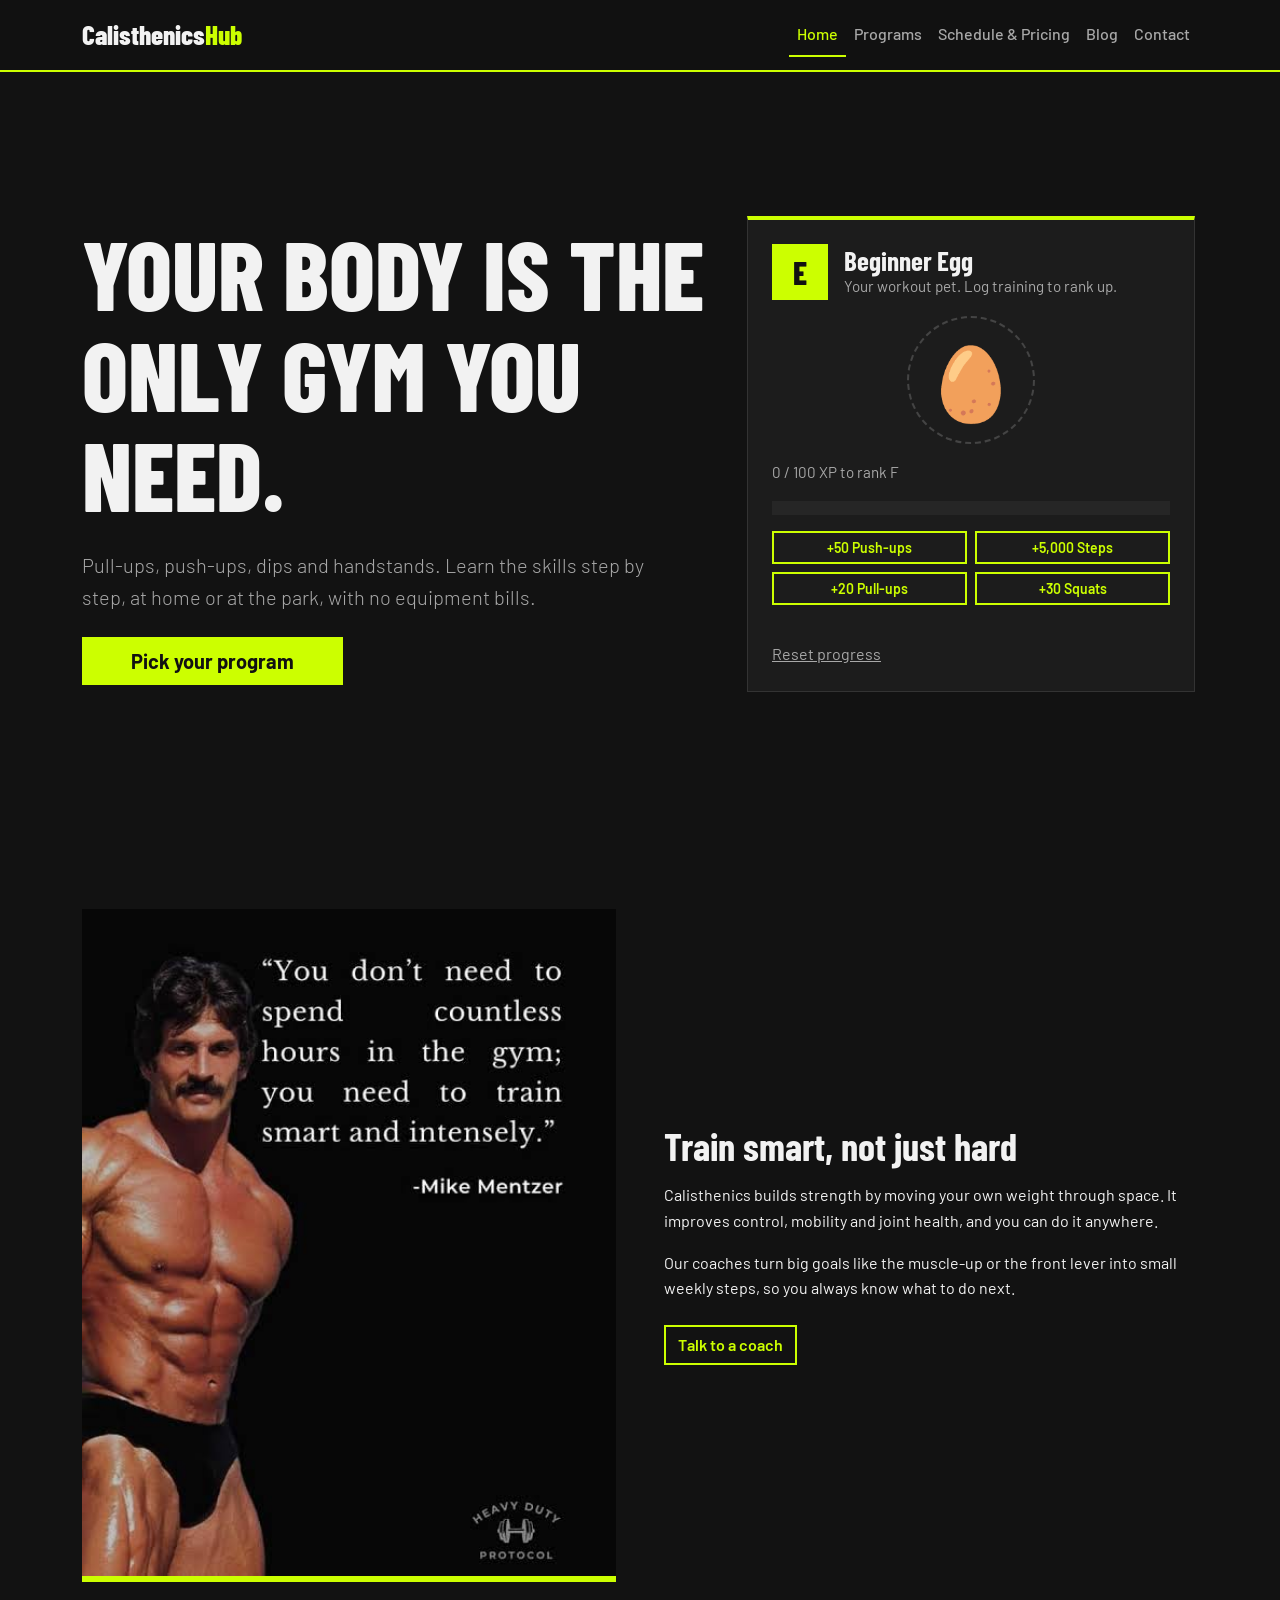
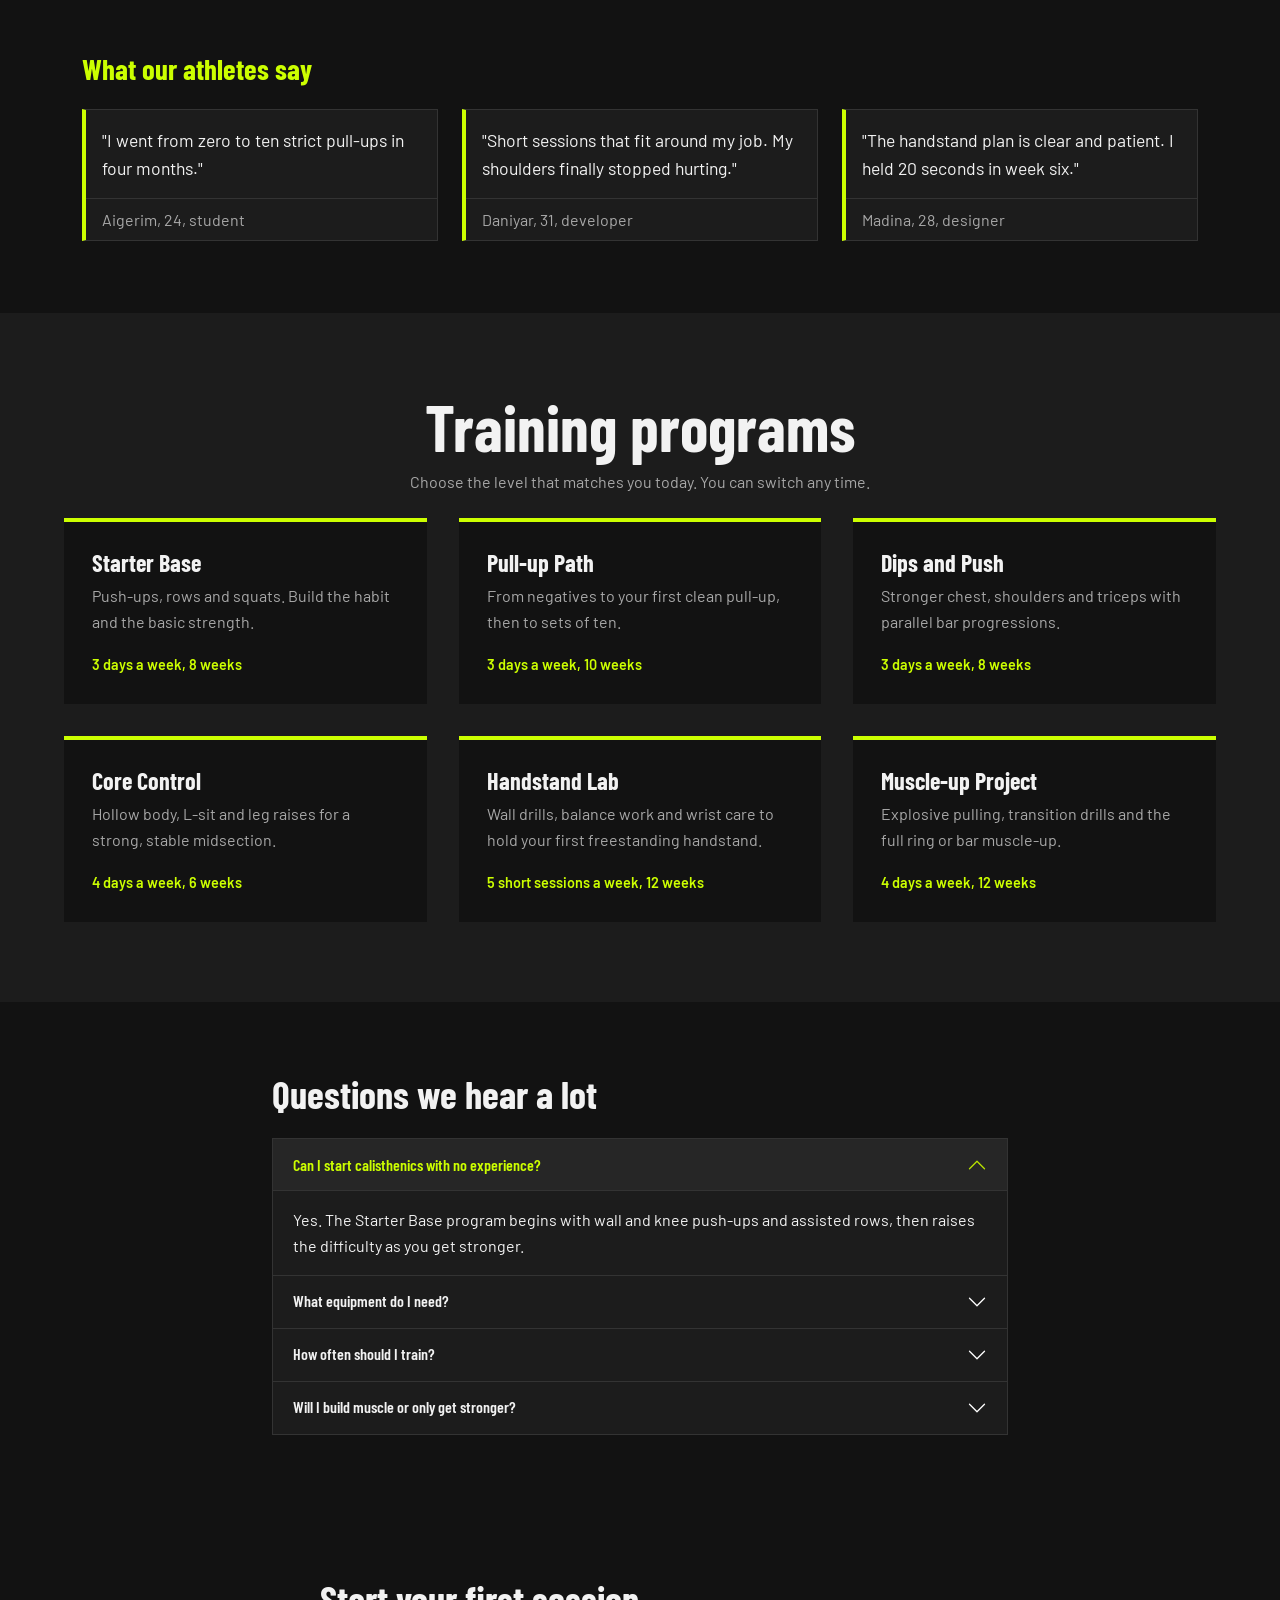
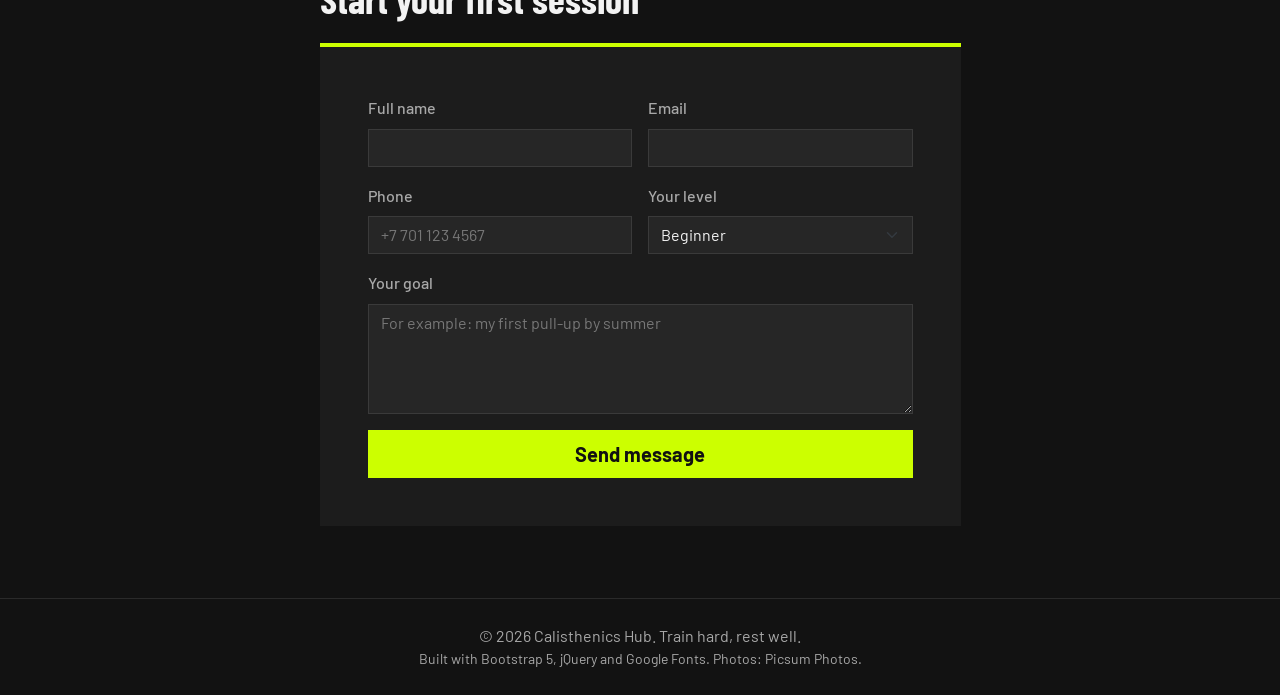
<file: index.html>
<!DOCTYPE html>
<html lang="en">
<head>
  <meta charset="UTF-8">
  <meta name="viewport" content="width=device-width, initial-scale=1.0">
  <title>Calisthenics Hub | Train with your own bodyweight</title>

  <!-- Fonts (optional, fallbacks are defined in style.css) -->
  <link rel="preconnect" href="https://fonts.googleapis.com">
  <link rel="preconnect" href="https://fonts.gstatic.com" crossorigin>
  <link href="https://fonts.googleapis.com/css2?family=Barlow+Condensed:wght@600;700;800&family=Barlow:wght@400;500;600&display=swap" rel="stylesheet">

  <!-- 1. Bootstrap 5.3 CSS (CDN) -->
  <link href="https://cdn.jsdelivr.net/npm/bootstrap@5.3.3/dist/css/bootstrap.min.css" rel="stylesheet">
  <!-- 2. Custom CSS: AFTER Bootstrap so it can override it -->
  <link rel="stylesheet" href="style.css">
</head>
<body>

  <!-- ===================== TASK 2 START: Bootstrap ===================== -->

  <!-- NAVBAR (Bootstrap): collapses into a hamburger below 768px -->
  <header>
    <nav class="navbar navbar-expand-md sticky-top navbar-dark">
      <div class="container">
        <a class="navbar-brand" href="#hero">Calisthenics<span>Hub</span></a>
        <button class="navbar-toggler" type="button" data-bs-toggle="collapse"
                data-bs-target="#mainNav" aria-controls="mainNav"
                aria-expanded="false" aria-label="Toggle navigation">
          <span class="navbar-toggler-icon"></span>
        </button>
        <div class="collapse navbar-collapse" id="mainNav">
          <ul class="navbar-nav ms-auto">
            <li class="nav-item"><a class="nav-link active" href="index.html" aria-current="page">Home</a></li>
            <li class="nav-item"><a class="nav-link" href="index.html#programs">Programs</a></li>
            <li class="nav-item"><a class="nav-link" href="programs-table.html">Schedule &amp; Pricing</a></li>
            <li class="nav-item"><a class="nav-link" href="blog.html">Blog</a></li>
            <li class="nav-item"><a class="nav-link" href="index.html#contact">Contact</a></li>
          </ul>
        </div>
      </div>
    </nav>
  </header>

  <main>

    <!-- SECTION 1: HERO (Bootstrap) -->
    <section id="hero" class="hero d-flex align-items-center">
      <div class="container py-5">
        <div class="row align-items-center">
          <div class="col-12 col-lg-7">
            <h1 class="hero-title">Your body is the only gym you need.</h1>
            <p class="lead hero-subtitle my-4">
              Pull-ups, push-ups, dips and handstands. Learn the skills step by step,
              at home or at the park, with no equipment bills.
            </p>
            <a href="#programs" class="btn btn-accent btn-lg px-5">Pick your program</a>
          </div>

<!-- Workout Pet and Rank widget (logic in js/script.js) -->
          <div class="col-12 col-md-8 col-lg-5 ms-lg-auto mt-5 mt-lg-0">
            <aside class="pet-widget" id="petWidget" data-rank="E" aria-labelledby="petTitle">
              <div class="pet-head">
                <span class="rank-badge" id="rankBadge" aria-label="Current rank">E</span>
                <div>
                  <h2 class="pet-heading" id="petTitle">Beginner Egg</h2>
                  <p class="pet-sub mb-0">Your workout pet. Log training to rank up.</p>
                </div>
              </div>
              <button type="button" class="pet-btn" id="petBtn" aria-label="Open my achievements">
                <span id="petIcon" aria-hidden="true">&#129370;</span>
              </button>
              <p class="pet-xp" id="xpLabel">0 / 100 XP to rank F</p>
              <div class="progress" id="rankProgress" role="progressbar" aria-label="Progress to next rank" aria-valuenow="0" aria-valuemin="0" aria-valuemax="100">
                <div class="progress-bar" id="rankBar"></div>
              </div>
              <div class="pet-actions">
                <button type="button" class="btn btn-outline-accent btn-sm" data-stat="pushups">+50 Push-ups</button>
                <button type="button" class="btn btn-outline-accent btn-sm" data-stat="steps">+5,000 Steps</button>
                <button type="button" class="btn btn-outline-accent btn-sm" data-stat="pullups">+20 Pull-ups</button>
                <button type="button" class="btn btn-outline-accent btn-sm" data-stat="squats">+30 Squats</button>
              </div>
              <p class="pet-msg" id="petMsg" role="status"></p>
              <button type="button" class="pet-reset" id="petReset">Reset progress</button>
            </aside>
          </div>
        </div>
      </div>
    </section>

    <!-- SECTION 2: ABOUT (Bootstrap grid + cards) -->
    <section id="about" class="py-5">
      <div class="container py-4">

        <!-- Text + image: stacked on phones, side by side from lg.
             order-*: text comes first on mobile, image sits on the left on desktop -->
        <div class="row align-items-center g-5">
          <div class="col-12 col-lg-6 order-1 order-lg-2">
            <h2 class="section-title">Train smart, not just hard</h2>
            <p>
              Calisthenics builds strength by moving your own weight through space.
              It improves control, mobility and joint health, and you can do it anywhere.
            </p>
            <p>
              Our coaches turn big goals like the muscle-up or the front lever
              into small weekly steps, so you always know what to do next.
            </p>
            <a href="#contact" class="btn btn-outline-accent mt-2">Talk to a coach</a>
          </div>
          <div class="col-12 col-lg-6 order-2 order-lg-1">
            <img src="images/photo-1.jpg"
                 class="img-fluid about-img" alt="Athlete training on pull-up bars outdoors">
          </div>
        </div>

        <!-- Reviews: Bootstrap cards, 1 per row (phone), 2 (tablet), 3 (desktop) -->
        <h3 class="section-subtitle mt-5 pt-4 mb-4">What our athletes say</h3>
        <div class="row row-cols-1 row-cols-md-2 row-cols-lg-3 g-4">
          <div class="col">
            <article class="card h-100">
              <div class="card-body">
                <p class="card-text">"I went from zero to ten strict pull-ups in four months."</p>
              </div>
              <div class="card-footer">Aigerim, 24, student</div>
            </article>
          </div>
          <div class="col">
            <article class="card h-100">
              <div class="card-body">
                <p class="card-text">"Short sessions that fit around my job. My shoulders finally stopped hurting."</p>
              </div>
              <div class="card-footer">Daniyar, 31, developer</div>
            </article>
          </div>
          <div class="col">
            <article class="card h-100">
              <div class="card-body">
                <p class="card-text">"The handstand plan is clear and patient. I held 20 seconds in week six."</p>
              </div>
              <div class="card-footer">Madina, 28, designer</div>
            </article>
          </div>
        </div>
      </div>
    </section>

    <!-- ===================== TASK 2 PAUSE ===================== -->

    <!-- ===================== TASK 1 START: Custom media queries =====================
         NO Bootstrap grid classes in this section. Layout lives in style.css (.programs-*) -->
    <section id="programs" class="programs">
      <h2 class="programs-title">Training programs</h2>
      <p class="programs-intro">Choose the level that matches you today. You can switch any time.</p>

      <div class="programs-list">
        <article class="program-card">
          <h3>Starter Base</h3>
          <p>Push-ups, rows and squats. Build the habit and the basic strength.</p>
          <span class="program-meta">3 days a week, 8 weeks</span>
        </article>
        <article class="program-card">
          <h3>Pull-up Path</h3>
          <p>From negatives to your first clean pull-up, then to sets of ten.</p>
          <span class="program-meta">3 days a week, 10 weeks</span>
        </article>
        <article class="program-card">
          <h3>Dips and Push</h3>
          <p>Stronger chest, shoulders and triceps with parallel bar progressions.</p>
          <span class="program-meta">3 days a week, 8 weeks</span>
        </article>
        <article class="program-card">
          <h3>Core Control</h3>
          <p>Hollow body, L-sit and leg raises for a strong, stable midsection.</p>
          <span class="program-meta">4 days a week, 6 weeks</span>
        </article>
        <article class="program-card">
          <h3>Handstand Lab</h3>
          <p>Wall drills, balance work and wrist care to hold your first freestanding handstand.</p>
          <span class="program-meta">5 short sessions a week, 12 weeks</span>
        </article>
        <article class="program-card">
          <h3>Muscle-up Project</h3>
          <p>Explosive pulling, transition drills and the full ring or bar muscle-up.</p>
          <span class="program-meta">4 days a week, 12 weeks</span>
        </article>
      </div>
    </section>
    <!-- ===================== TASK 1 END ===================== -->

    <!-- ===================== TASK 2 CONTINUES: Bootstrap ===================== -->

    <!-- SECTION 4: FAQ (Bootstrap accordion component) -->
    <section id="faq" class="py-5">
      <div class="container py-4">
        <div class="row justify-content-center">
          <div class="col-12 col-lg-8">
            <h2 class="section-title mb-4">Questions we hear a lot</h2>

            <div class="accordion" id="faqAccordion">
              <div class="accordion-item">
                <h3 class="accordion-header">
                  <button class="accordion-button" type="button" data-bs-toggle="collapse"
                          data-bs-target="#faq1" aria-expanded="true" aria-controls="faq1">
                    Can I start calisthenics with no experience?
                  </button>
                </h3>
                <div id="faq1" class="accordion-collapse collapse show" data-bs-parent="#faqAccordion">
                  <div class="accordion-body">Yes. The Starter Base program begins with wall and knee push-ups and assisted rows, then raises the difficulty as you get stronger.</div>
                </div>
              </div>
              <div class="accordion-item">
                <h3 class="accordion-header">
                  <button class="accordion-button collapsed" type="button" data-bs-toggle="collapse"
                          data-bs-target="#faq2" aria-expanded="false" aria-controls="faq2">
                    What equipment do I need?
                  </button>
                </h3>
                <div id="faq2" class="accordion-collapse collapse" data-bs-parent="#faqAccordion">
                  <div class="accordion-body">A pull-up bar and a pair of parallel bars cover most programs. Many parks have both, and resistance bands help with early progressions.</div>
                </div>
              </div>
              <div class="accordion-item">
                <h3 class="accordion-header">
                  <button class="accordion-button collapsed" type="button" data-bs-toggle="collapse"
                          data-bs-target="#faq3" aria-expanded="false" aria-controls="faq3">
                    How often should I train?
                  </button>
                </h3>
                <div id="faq3" class="accordion-collapse collapse" data-bs-parent="#faqAccordion">
                  <div class="accordion-body">Three sessions a week with a rest day between them works well for beginners. Skill programs like handstands use shorter, more frequent sessions.</div>
                </div>
              </div>
              <div class="accordion-item">
                <h3 class="accordion-header">
                  <button class="accordion-button collapsed" type="button" data-bs-toggle="collapse"
                          data-bs-target="#faq4" aria-expanded="false" aria-controls="faq4">
                    Will I build muscle or only get stronger?
                  </button>
                </h3>
                <div id="faq4" class="accordion-collapse collapse" data-bs-parent="#faqAccordion">
                  <div class="accordion-body">Both. With enough protein, sleep and progressive overload, bodyweight training builds visible muscle, especially in the back, shoulders and arms.</div>
                </div>
              </div>
            </div>

          </div>
        </div>
      </div>
    </section>

    <!-- SECTION 5: CONTACT (Bootstrap form) -->
    <section id="contact" class="py-5">
      <div class="container py-4">
        <div class="row justify-content-center">
          <div class="col-12 col-md-10 col-lg-7">
            <h2 class="section-title mb-4">Start your first session</h2>

            <form id="contactForm" class="contact-form p-4 p-md-5" action="#" method="post" novalidate>
              <div class="row g-3">
                <div class="col-12 col-md-6">
                  <label for="name" class="form-label">Full name</label>
                  <input type="text" class="form-control" id="name" name="name" required>
                </div>
                <div class="col-12 col-md-6">
                  <label for="email" class="form-label">Email</label>
                  <input type="email" class="form-control" id="email" name="email" required>
                </div>
                <div class="col-12 col-md-6">
                  <label for="phone" class="form-label">Phone</label>
                  <input type="tel" class="form-control" id="phone" name="phone" placeholder="+7 701 123 4567" autocomplete="tel">
                </div>
                <div class="col-12 col-md-6">
                  <label for="level" class="form-label">Your level</label>
                  <select class="form-select" id="level" name="level">
                    <option>Beginner</option>
                    <option>Intermediate</option>
                    <option>Advanced</option>
                  </select>
                </div>
                <div class="col-12">
                  <label for="message" class="form-label">Your goal</label>
                  <textarea class="form-control" id="message" name="message" rows="4"
                            placeholder="For example: my first pull-up by summer"></textarea>
                </div>
                <div class="col-12">
                  <button type="submit" class="btn btn-accent btn-lg w-100">Send message</button>
                </div>
              </div>
            </form>

          </div>
        </div>
      </div>
    </section>

  </main>

  <!-- Achievements modal (opened by clicking the pet) -->
  <div class="modal fade" id="statsModal" tabindex="-1" aria-labelledby="statsModalLabel" aria-hidden="true">
    <div class="modal-dialog modal-dialog-centered">
      <div class="modal-content">
        <div class="modal-header">
          <h2 class="modal-title" id="statsModalLabel">My achievements</h2>
          <button type="button" class="btn-close" data-bs-dismiss="modal" aria-label="Close"></button>
        </div>
        <div class="modal-body">
          <p class="modal-rank">Rank <strong id="modalRank"></strong>: <span id="modalTitle"></span></p>
          <div class="row g-3" id="statTiles"></div>
        </div>
      </div>
    </div>
  </div>

  <footer class="site-footer text-center py-4">
    <p class="mb-0">&copy; 2026 Calisthenics Hub. Train hard, rest well.</p>
    <p class="mb-0 small">Built with Bootstrap 5, jQuery and Google Fonts. Photos: Picsum Photos.</p>
  </footer>

  <!-- ===================== TASK 2 END ===================== -->

  <!-- Bootstrap 5.3 JS bundle (navbar toggler, accordion) -->
  <script src="https://code.jquery.com/jquery-3.7.1.min.js"></script>
  <script src="https://cdn.jsdelivr.net/npm/bootstrap@5.3.3/dist/js/bootstrap.bundle.min.js"></script>
  <script src="script.js"></script>
</body>
</html>
</file>
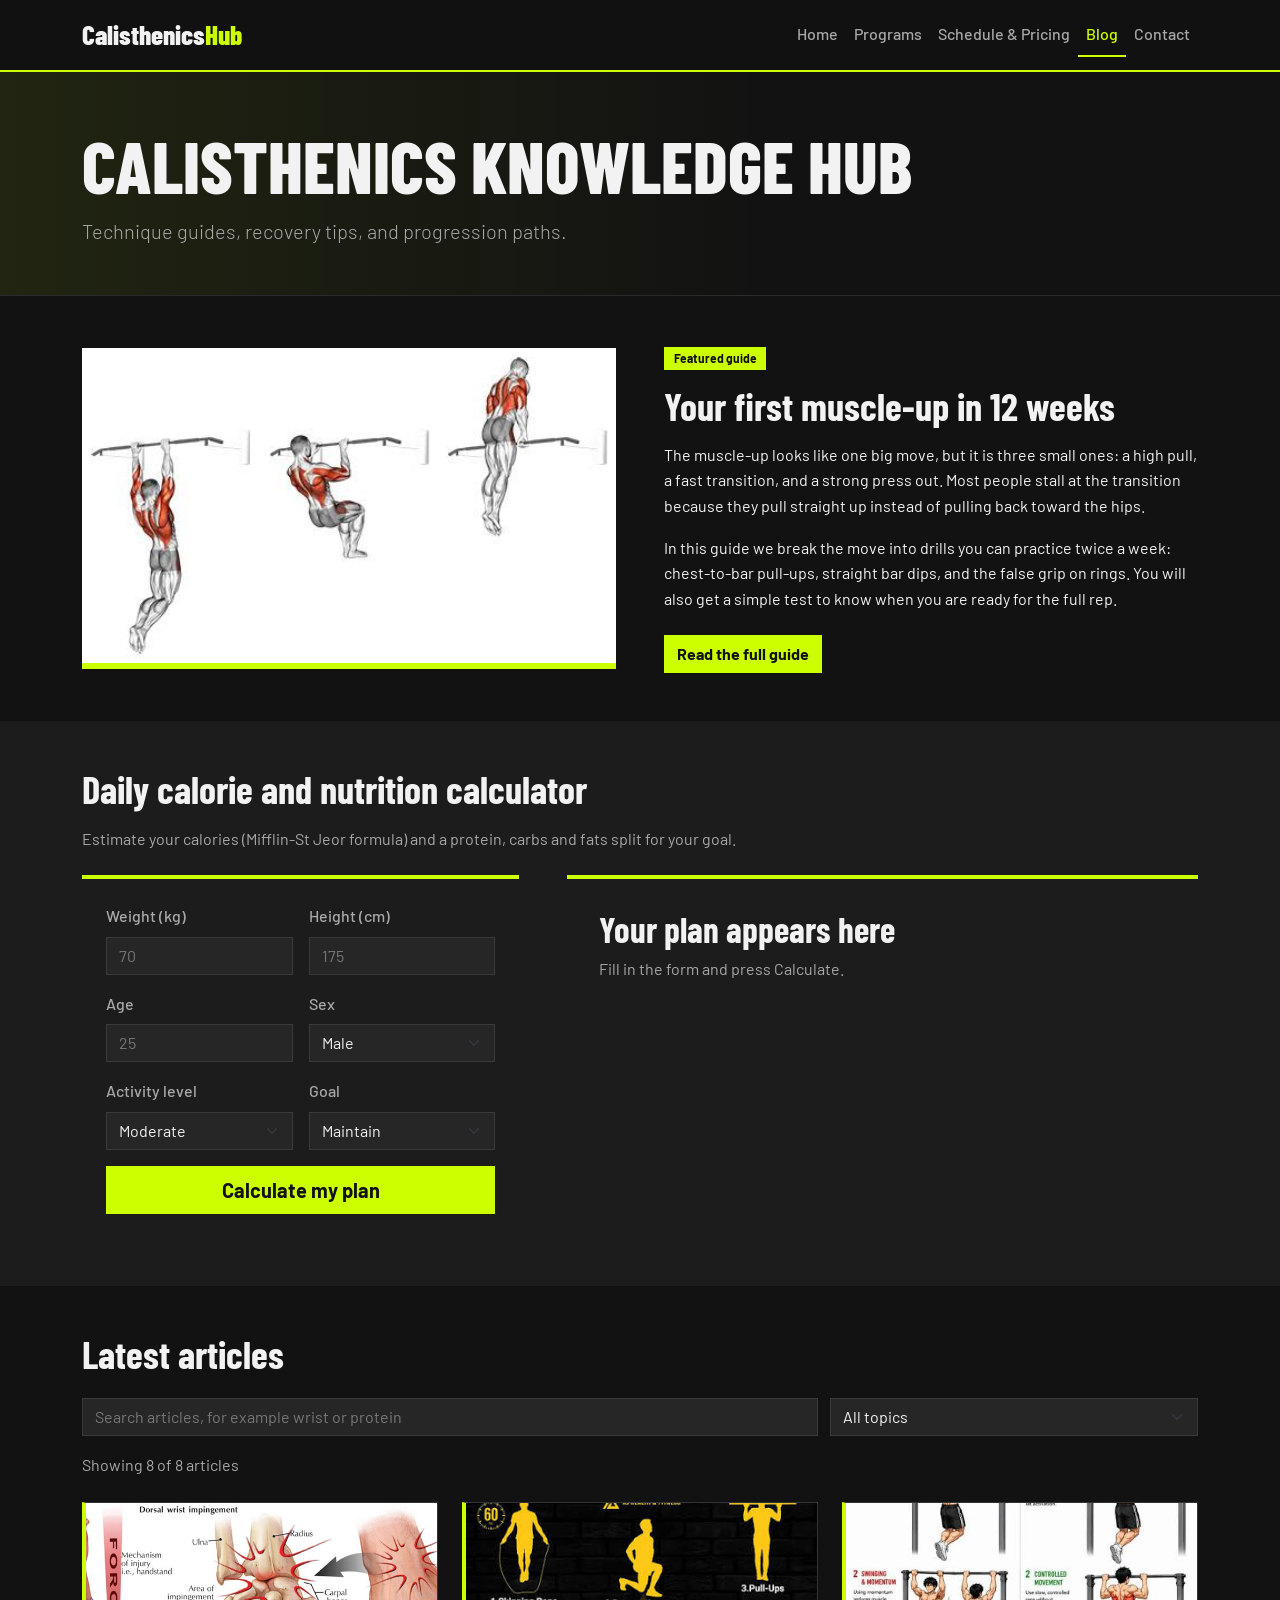
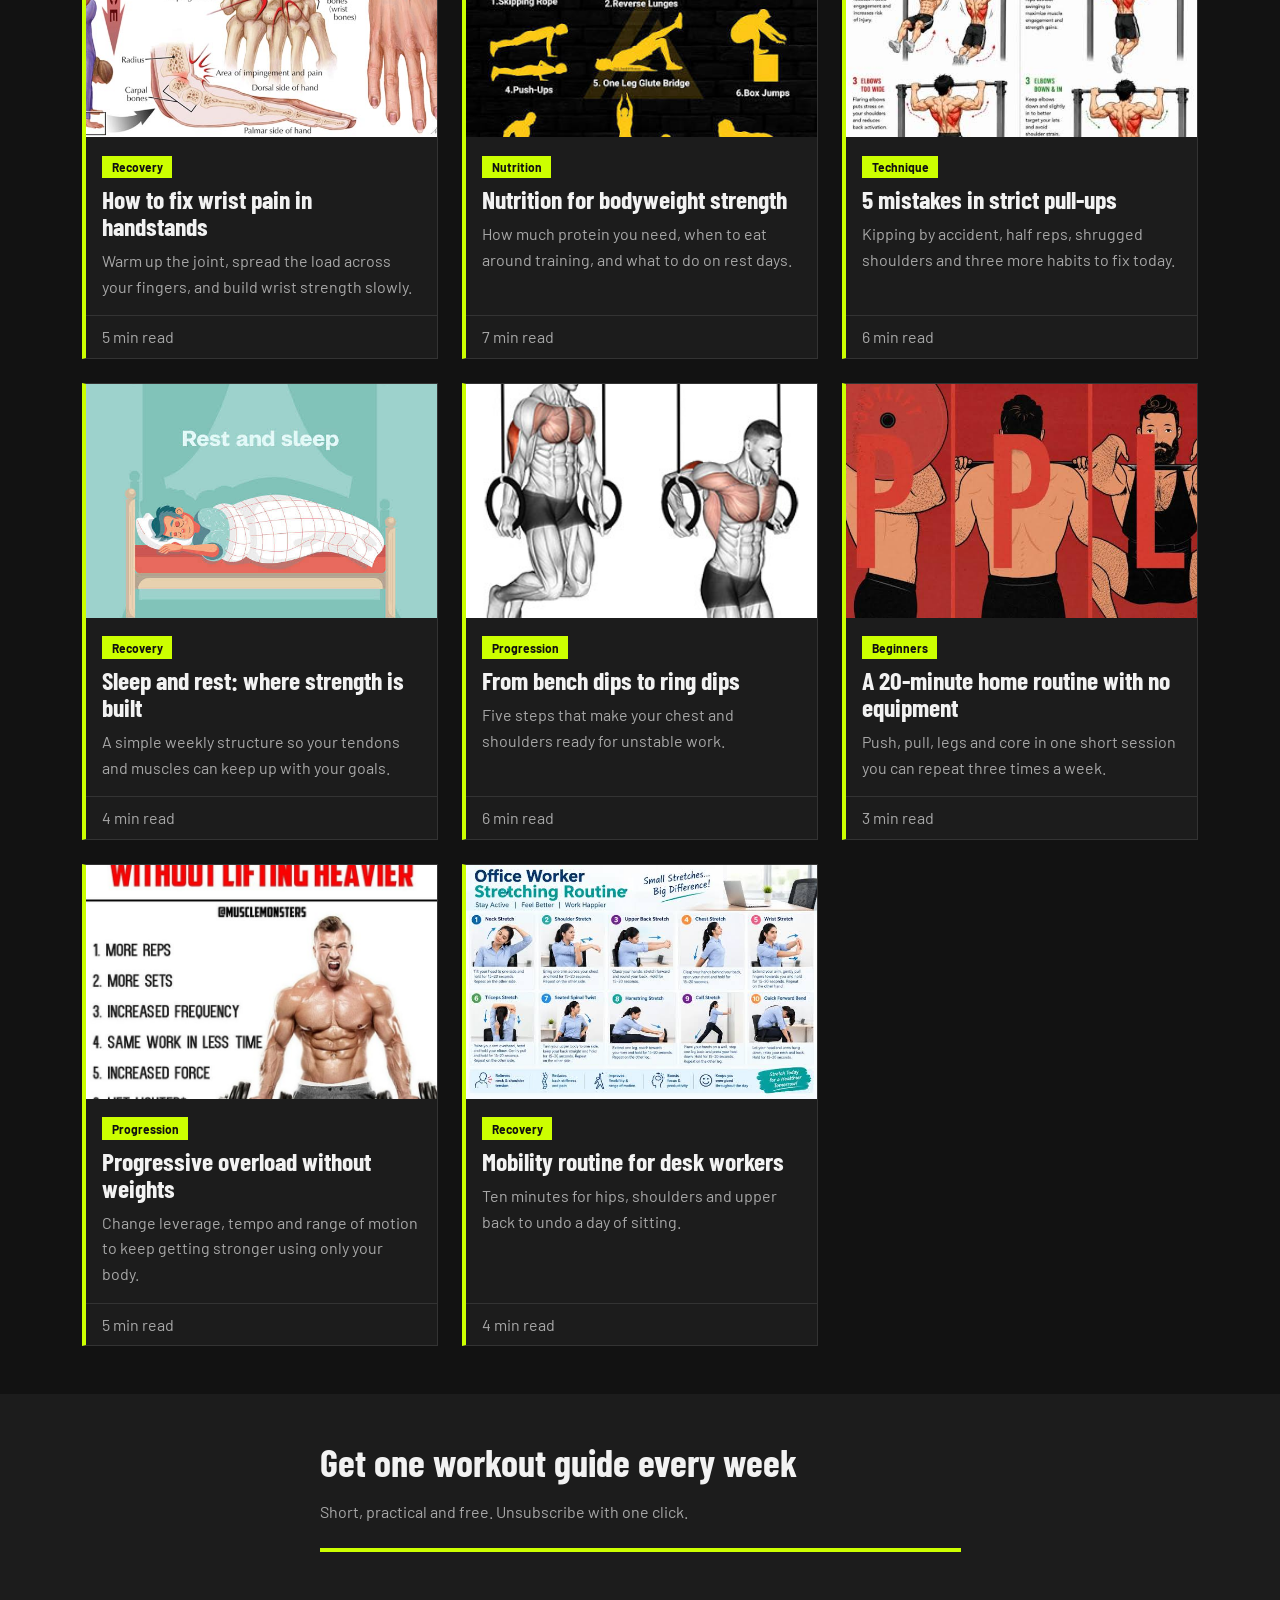
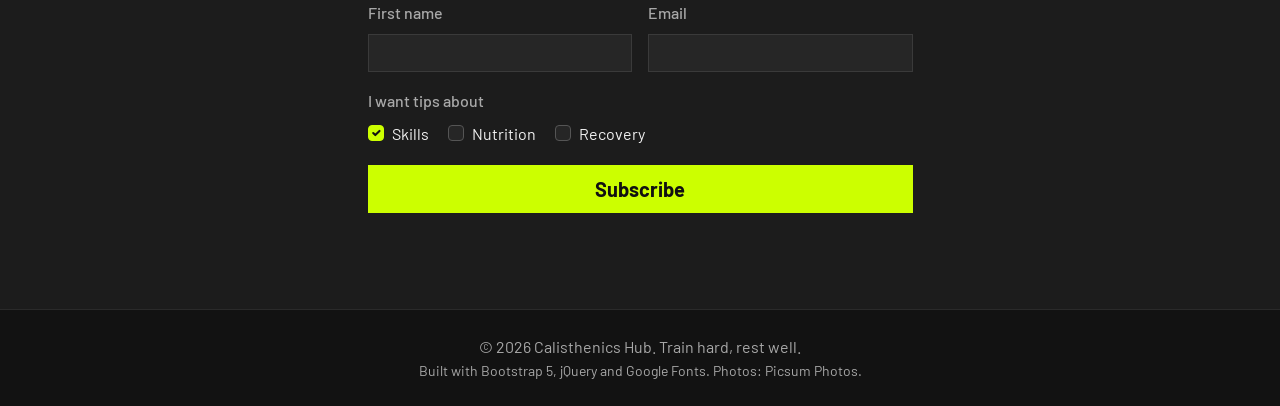
<file: blog.html>
<!DOCTYPE html>
<html lang="en">
<head>
  <meta charset="UTF-8">
  <meta name="viewport" content="width=device-width, initial-scale=1.0">
  <title>Knowledge Hub | Calisthenics Hub</title>

  <link rel="preconnect" href="https://fonts.googleapis.com">
  <link rel="preconnect" href="https://fonts.gstatic.com" crossorigin>
  <link href="https://fonts.googleapis.com/css2?family=Barlow+Condensed:wght@600;700;800&family=Barlow:wght@400;500;600&display=swap" rel="stylesheet">
  <link href="https://cdn.jsdelivr.net/npm/bootstrap@5.3.3/dist/css/bootstrap.min.css" rel="stylesheet">
  <link rel="stylesheet" href="style.css">
</head>
<body>

  <!-- SHARED NAVBAR (same on every page; only the active link changes) -->
  <header>
    <nav class="navbar navbar-expand-md sticky-top navbar-dark">
      <div class="container">
        <a class="navbar-brand" href="index.html">Calisthenics<span>Hub</span></a>
        <button class="navbar-toggler" type="button" data-bs-toggle="collapse"
                data-bs-target="#mainNav" aria-controls="mainNav"
                aria-expanded="false" aria-label="Toggle navigation">
          <span class="navbar-toggler-icon"></span>
        </button>
        <div class="collapse navbar-collapse" id="mainNav">
          <ul class="navbar-nav ms-auto">
            <li class="nav-item"><a class="nav-link" href="index.html">Home</a></li>
            <li class="nav-item"><a class="nav-link" href="index.html#programs">Programs</a></li>
            <li class="nav-item"><a class="nav-link" href="programs-table.html">Schedule &amp; Pricing</a></li>
            <li class="nav-item"><a class="nav-link active" href="blog.html" aria-current="page">Blog</a></li>
            <li class="nav-item"><a class="nav-link" href="index.html#contact">Contact</a></li>
          </ul>
        </div>
      </div>
    </nav>
  </header>

  <main>

    <!-- COMPACT HERO -->
    <section class="page-hero">
      <div class="container">
        <h1>Calisthenics Knowledge Hub</h1>
        <p class="lead">Technique guides, recovery tips, and progression paths.</p>
      </div>
    </section>

    <!-- SECTION 1: FEATURED ARTICLE (2 columns, stacks on phones) -->
    <section id="featured" class="py-5">
      <div class="container">
        <article class="row align-items-center g-4 g-lg-5">
          <div class="col-12 col-lg-6">
            <img src="images/photo-2.jpg"
                 class="img-fluid about-img" alt="Athlete at the top of a bar during a muscle-up">
          </div>
          <div class="col-12 col-lg-6">
            <span class="badge badge-accent mb-3">Featured guide</span>
            <h2 class="section-title">Your first muscle-up in 12 weeks</h2>
            <p>
              The muscle-up looks like one big move, but it is three small ones: a high
              pull, a fast transition, and a strong press out. Most people stall at the
              transition because they pull straight up instead of pulling back toward the hips.
            </p>
            <p>
              In this guide we break the move into drills you can practice twice a week:
              chest-to-bar pull-ups, straight bar dips, and the false grip on rings. You
              will also get a simple test to know when you are ready for the full rep.
            </p>
            <a href="#" class="btn btn-accent mt-2">Read the full guide</a>
          </div>
        </article>
      </div>
    </section>

    <!-- NUTRITION CALCULATOR (Endterm feature, logic in js/script.js) -->
    <section id="calculator" class="py-5 band">
      <div class="container">
        <h2 class="section-title">Daily calorie and nutrition calculator</h2>
        <p class="section-lead">Estimate your calories (Mifflin-St Jeor formula) and a protein, carbs and fats split for your goal.</p>
        <div class="row g-4 g-lg-5">
          <div class="col-12 col-lg-5">
            <form id="calcForm" class="contact-form p-4" novalidate>
              <div class="row g-3">
                <div class="col-12 col-sm-6">
                  <label for="weight" class="form-label">Weight (kg)</label>
                  <input type="number" class="form-control" id="weight" name="weight" inputmode="decimal" step="any" placeholder="70">
                </div>
                <div class="col-12 col-sm-6">
                  <label for="height" class="form-label">Height (cm)</label>
                  <input type="number" class="form-control" id="height" name="height" inputmode="decimal" step="any" placeholder="175">
                </div>
                <div class="col-12 col-sm-6">
                  <label for="age" class="form-label">Age</label>
                  <input type="number" class="form-control" id="age" name="age" inputmode="numeric" step="1" placeholder="25">
                </div>
                <div class="col-12 col-sm-6">
                  <label for="sex" class="form-label">Sex</label>
                  <select class="form-select" id="sex" name="sex"><option value="male">Male</option><option value="female">Female</option></select>
                </div>
                <div class="col-12 col-sm-6">
                  <label for="activity" class="form-label">Activity level</label>
                  <select class="form-select" id="activity" name="activity">
                    <option value="sedentary">Sedentary</option><option value="moderate" selected>Moderate</option><option value="active">Active</option>
                  </select>
                </div>
                <div class="col-12 col-sm-6">
                  <label for="goal" class="form-label">Goal</label>
                  <select class="form-select" id="goal" name="goal">
                    <option value="cut">Cut</option><option value="maintain" selected>Maintain</option><option value="bulk">Bulk</option>
                  </select>
                </div>
                <div class="col-12"><button type="submit" class="btn btn-accent btn-lg w-100">Calculate my plan</button></div>
              </div>
            </form>
          </div>
          <div class="col-12 col-lg-7" aria-live="polite">
            <div id="calcEmpty" class="result-box"><h3>Your plan appears here</h3><p class="mb-0">Fill in the form and press Calculate.</p></div>
            <div id="calcResult" class="result-box" hidden>
              <h3 class="visually-hidden">Your daily plan</h3>
              <p class="result-count mb-0">Daily target</p>
              <p class="calc-kcal"><span id="resKcal">0</span> kcal</p>
              <p class="mb-3">BMR <strong id="resBmr">0</strong> kcal, TDEE <strong id="resTdee">0</strong> kcal</p>
              <div class="row row-cols-1 row-cols-sm-3 g-3" id="macroCards"></div>
              <p class="small mt-3 mb-0">This is an estimate, not medical advice.</p>
            </div>
          </div>
        </div>
      </div>
    </section>

    <!-- SECTION 2: ARTICLE CARDS (1 per row on phones, 2 on tablet, 3 on desktop) -->
    <section id="articles" class="py-5">
      <div class="container">
        <h2 class="section-title mb-4">Latest articles</h2>

        <div class="article-tools">
          <div>
            <label for="articleSearch" class="visually-hidden">Search articles</label>
            <input type="search" id="articleSearch" class="form-control" placeholder="Search articles, for example wrist or protein">
          </div>
          <div>
            <label for="articleCategory" class="visually-hidden">Filter by topic</label>
            <select id="articleCategory" class="form-select"><option value="all">All topics</option></select>
          </div>
        </div>
        <p id="articleCount" class="section-lead" aria-live="polite"></p>
        <div class="row row-cols-1 row-cols-md-2 row-cols-lg-3 g-4" id="articleGrid"></div>
        <div id="articleEmpty" class="result-box" hidden><h3>No articles found</h3><p class="mb-0">Try another word or choose "All topics".</p></div>
      </div>
    </section>

    <!-- SECTION 3: NEWSLETTER FORM -->
    <section id="newsletter" class="py-5 band">
      <div class="container">
        <div class="row justify-content-center">
          <div class="col-12 col-md-10 col-lg-7">
            <h2 class="section-title">Get one workout guide every week</h2>
            <p class="section-lead">Short, practical and free. Unsubscribe with one click.</p>

            <form id="newsletterForm" class="contact-form p-4 p-md-5" action="#" method="post" novalidate>
              <div class="row g-3">
                <div class="col-12 col-md-6">
                  <label for="nlName" class="form-label">First name</label>
                  <input type="text" class="form-control" id="nlName" name="name" required>
                </div>
                <div class="col-12 col-md-6">
                  <label for="nlEmail" class="form-label">Email</label>
                  <input type="email" class="form-control" id="nlEmail" name="email" required>
                </div>
                <fieldset class="col-12">
                  <legend class="form-label fs-6">I want tips about</legend>
                  <div class="form-check form-check-inline">
                    <input class="form-check-input" type="checkbox" id="topicSkills" name="topics" value="skills" checked>
                    <label class="form-check-label" for="topicSkills">Skills</label>
                  </div>
                  <div class="form-check form-check-inline">
                    <input class="form-check-input" type="checkbox" id="topicNutrition" name="topics" value="nutrition">
                    <label class="form-check-label" for="topicNutrition">Nutrition</label>
                  </div>
                  <div class="form-check form-check-inline">
                    <input class="form-check-input" type="checkbox" id="topicRecovery" name="topics" value="recovery">
                    <label class="form-check-label" for="topicRecovery">Recovery</label>
                  </div>
                </fieldset>
                <div class="col-12">
                  <button type="submit" class="btn btn-accent btn-lg w-100">Subscribe</button>
                </div>
              </div>
            </form>
          </div>
        </div>
      </div>
    </section>

  </main>

  <!-- SHARED FOOTER -->
  <footer class="site-footer text-center py-4">
    <p class="mb-0">&copy; 2026 Calisthenics Hub. Train hard, rest well.</p>
    <p class="mb-0 small">Built with Bootstrap 5, jQuery and Google Fonts. Photos: Picsum Photos.</p>
  </footer>

  <script src="https://code.jquery.com/jquery-3.7.1.min.js"></script>
  <script src="https://cdn.jsdelivr.net/npm/bootstrap@5.3.3/dist/js/bootstrap.bundle.min.js"></script>
  <script src="script.js"></script>
</body>
</html>
</file>
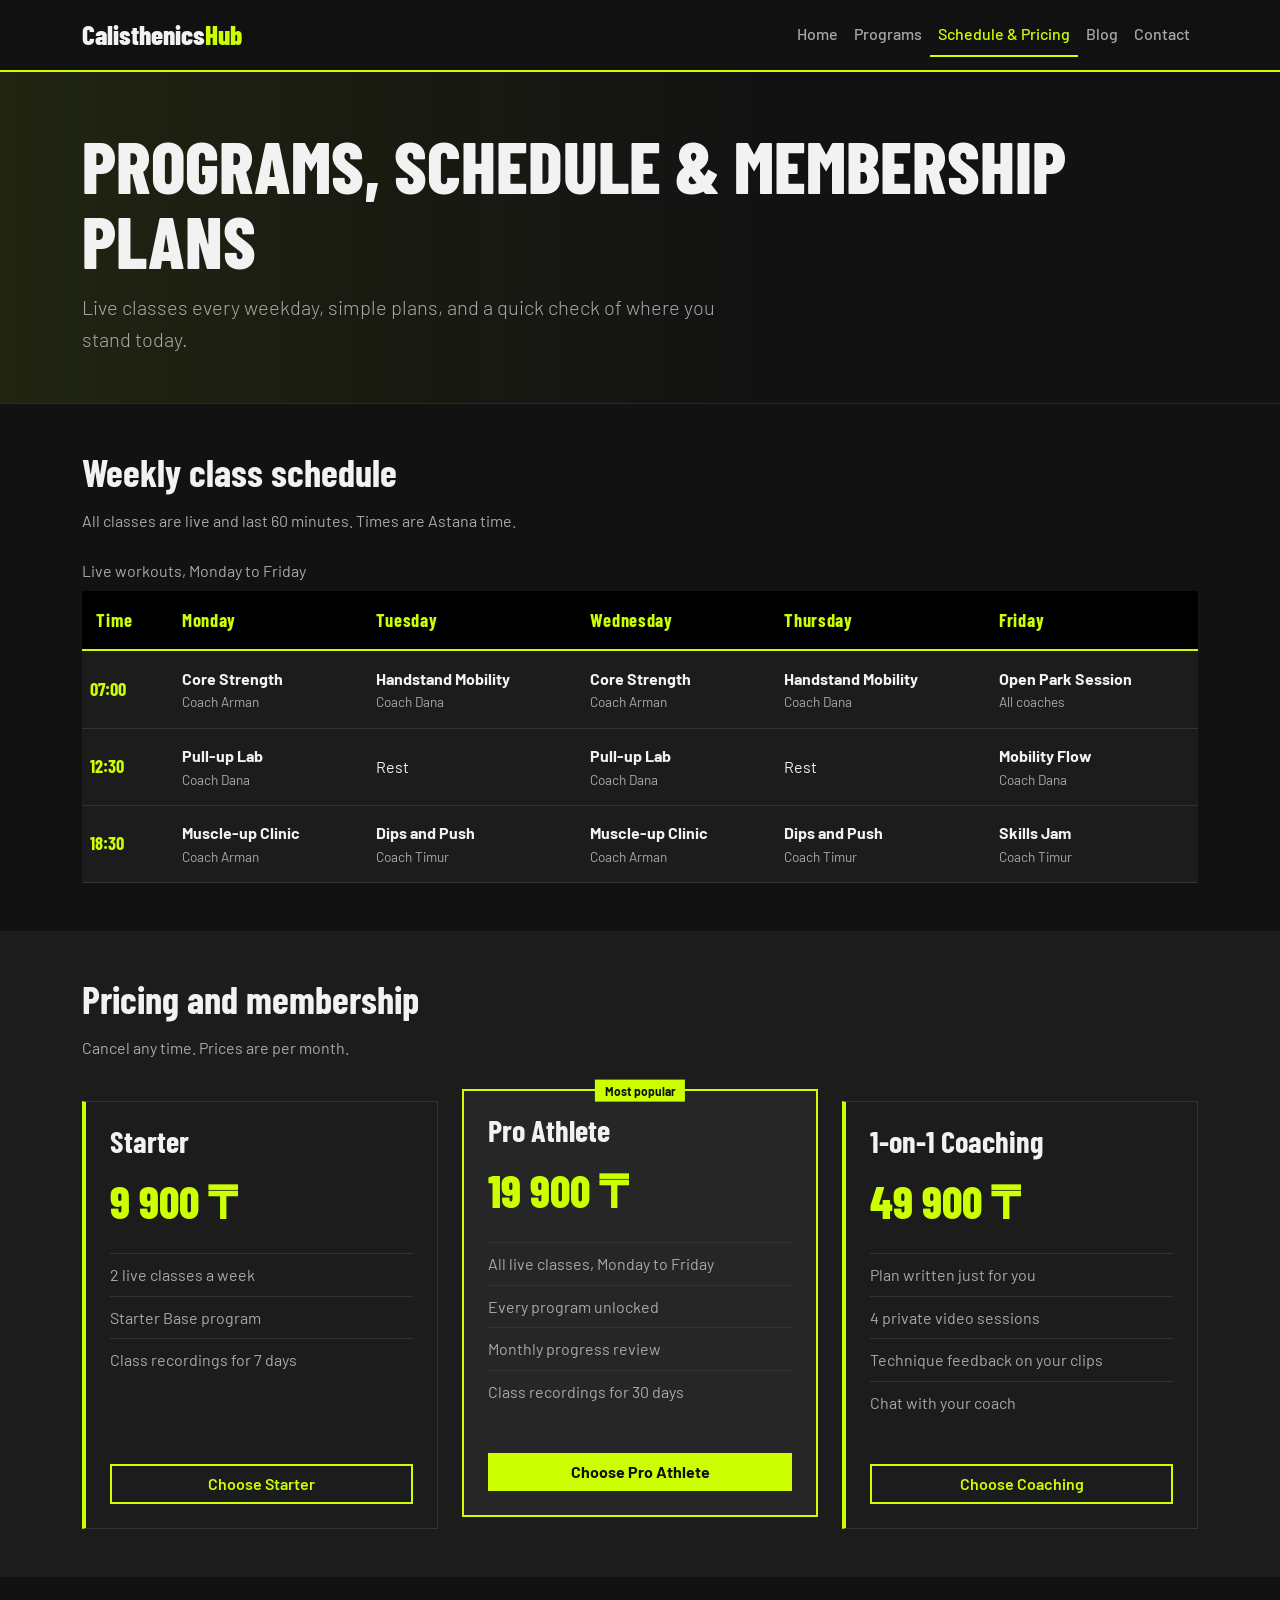
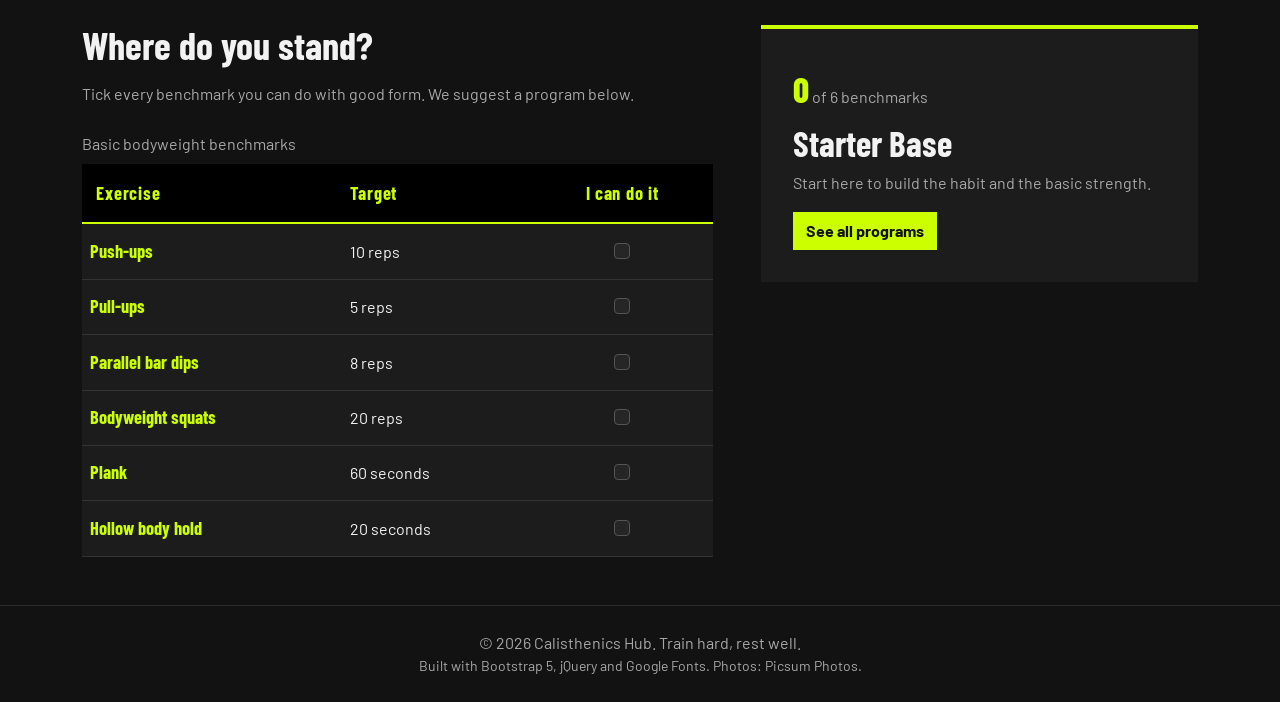
<file: programs-table.html>
<!DOCTYPE html>
<html lang="en">
<head>
  <meta charset="UTF-8">
  <meta name="viewport" content="width=device-width, initial-scale=1.0">
  <title>Schedule &amp; Pricing | Calisthenics Hub</title>

  <link rel="preconnect" href="https://fonts.googleapis.com">
  <link rel="preconnect" href="https://fonts.gstatic.com" crossorigin>
  <link href="https://fonts.googleapis.com/css2?family=Barlow+Condensed:wght@600;700;800&family=Barlow:wght@400;500;600&display=swap" rel="stylesheet">
  <link href="https://cdn.jsdelivr.net/npm/bootstrap@5.3.3/dist/css/bootstrap.min.css" rel="stylesheet">
  <link rel="stylesheet" href="style.css">
</head>
<body>

  <!-- SHARED NAVBAR (same on every page; only the active link changes) -->
  <header>
    <nav class="navbar navbar-expand-md sticky-top navbar-dark">
      <div class="container">
        <a class="navbar-brand" href="index.html">Calisthenics<span>Hub</span></a>
        <button class="navbar-toggler" type="button" data-bs-toggle="collapse"
                data-bs-target="#mainNav" aria-controls="mainNav"
                aria-expanded="false" aria-label="Toggle navigation">
          <span class="navbar-toggler-icon"></span>
        </button>
        <div class="collapse navbar-collapse" id="mainNav">
          <ul class="navbar-nav ms-auto">
            <li class="nav-item"><a class="nav-link" href="index.html">Home</a></li>
            <li class="nav-item"><a class="nav-link" href="index.html#programs">Programs</a></li>
            <li class="nav-item"><a class="nav-link active" href="programs-table.html" aria-current="page">Schedule &amp; Pricing</a></li>
            <li class="nav-item"><a class="nav-link" href="blog.html">Blog</a></li>
            <li class="nav-item"><a class="nav-link" href="index.html#contact">Contact</a></li>
          </ul>
        </div>
      </div>
    </nav>
  </header>

  <main>

    <!-- COMPACT HERO -->
    <section class="page-hero">
      <div class="container">
        <h1>Programs, Schedule &amp; Membership Plans</h1>
        <p class="lead">Live classes every weekday, simple plans, and a quick check of where you stand today.</p>
      </div>
    </section>

    <!-- SECTION 1: WEEKLY SCHEDULE (semantic HTML table) -->
    <section id="schedule" class="py-5">
      <div class="container">
        <h2 class="section-title">Weekly class schedule</h2>
        <p class="section-lead">All classes are live and last 60 minutes. Times are Astana time.</p>

        <div class="table-responsive">
          <table class="table table-hover align-middle schedule-table">
            <caption>Live workouts, Monday to Friday</caption>
            <thead>
              <tr>
                <th scope="col">Time</th>
                <th scope="col">Monday</th>
                <th scope="col">Tuesday</th>
                <th scope="col">Wednesday</th>
                <th scope="col">Thursday</th>
                <th scope="col">Friday</th>
              </tr>
            </thead>
            <tbody>
              <tr>
                <th scope="row">07:00</th>
                <td><strong>Core Strength</strong><span class="slot-coach">Coach Arman</span></td>
                <td><strong>Handstand Mobility</strong><span class="slot-coach">Coach Dana</span></td>
                <td><strong>Core Strength</strong><span class="slot-coach">Coach Arman</span></td>
                <td><strong>Handstand Mobility</strong><span class="slot-coach">Coach Dana</span></td>
                <td><strong>Open Park Session</strong><span class="slot-coach">All coaches</span></td>
              </tr>
              <tr>
                <th scope="row">12:30</th>
                <td><strong>Pull-up Lab</strong><span class="slot-coach">Coach Dana</span></td>
                <td class="slot-rest">Rest</td>
                <td><strong>Pull-up Lab</strong><span class="slot-coach">Coach Dana</span></td>
                <td class="slot-rest">Rest</td>
                <td><strong>Mobility Flow</strong><span class="slot-coach">Coach Dana</span></td>
              </tr>
              <tr>
                <th scope="row">18:30</th>
                <td><strong>Muscle-up Clinic</strong><span class="slot-coach">Coach Arman</span></td>
                <td><strong>Dips and Push</strong><span class="slot-coach">Coach Timur</span></td>
                <td><strong>Muscle-up Clinic</strong><span class="slot-coach">Coach Arman</span></td>
                <td><strong>Dips and Push</strong><span class="slot-coach">Coach Timur</span></td>
                <td><strong>Skills Jam</strong><span class="slot-coach">Coach Timur</span></td>
              </tr>
            </tbody>
          </table>
        </div>
      </div>
    </section>

    <!-- SECTION 2: PRICING (Bootstrap grid + cards) -->
    <section id="pricing" class="py-5 band">
      <div class="container">
        <h2 class="section-title">Pricing and membership</h2>
        <p class="section-lead">Cancel any time. Prices are per month.</p>

        <div class="row row-cols-1 row-cols-lg-3 g-4 pt-3">
          <div class="col">
            <article class="card plan-card h-100">
              <div class="card-body p-4">
                <h3>Starter</h3>
                <p class="price">9 900 &#8376;</p>
                <ul class="plan-list list-unstyled">
                  <li>2 live classes a week</li>
                  <li>Starter Base program</li>
                  <li>Class recordings for 7 days</li>
                </ul>
              </div>
              <div class="card-footer border-0 p-4 pt-0">
                <a href="index.html#contact" class="btn btn-outline-accent w-100">Choose Starter</a>
              </div>
            </article>
          </div>

          <div class="col">
            <article class="card plan-card plan-featured h-100">
              <span class="badge badge-accent position-absolute top-0 start-50 translate-middle">Most popular</span>
              <div class="card-body p-4">
                <h3>Pro Athlete</h3>
                <p class="price">19 900 &#8376;</p>
                <ul class="plan-list list-unstyled">
                  <li>All live classes, Monday to Friday</li>
                  <li>Every program unlocked</li>
                  <li>Monthly progress review</li>
                  <li>Class recordings for 30 days</li>
                </ul>
              </div>
              <div class="card-footer border-0 p-4 pt-0">
                <a href="index.html#contact" class="btn btn-accent w-100">Choose Pro Athlete</a>
              </div>
            </article>
          </div>

          <div class="col">
            <article class="card plan-card h-100">
              <div class="card-body p-4">
                <h3>1-on-1 Coaching</h3>
                <p class="price">49 900 &#8376;</p>
                <ul class="plan-list list-unstyled">
                  <li>Plan written just for you</li>
                  <li>4 private video sessions</li>
                  <li>Technique feedback on your clips</li>
                  <li>Chat with your coach</li>
                </ul>
              </div>
              <div class="card-footer border-0 p-4 pt-0">
                <a href="index.html#contact" class="btn btn-outline-accent w-100">Choose Coaching</a>
              </div>
            </article>
          </div>
        </div>
      </div>
    </section>

    <!-- SECTION 3: BENCHMARK CHECKLIST (table + small script) -->
    <section id="benchmarks" class="py-5">
      <div class="container">
        <div class="row g-5">
          <div class="col-12 col-lg-7">
            <h2 class="section-title">Where do you stand?</h2>
            <p class="section-lead">Tick every benchmark you can do with good form. We suggest a program below.</p>

            <div class="table-responsive">
              <table class="table table-hover align-middle schedule-table" id="benchmarkTable">
                <caption>Basic bodyweight benchmarks</caption>
                <thead>
                  <tr>
                    <th scope="col">Exercise</th>
                    <th scope="col">Target</th>
                    <th scope="col" class="text-center">I can do it</th>
                  </tr>
                </thead>
                <tbody>
                  <tr><th scope="row">Push-ups</th><td>10 reps</td><td class="text-center"><input class="form-check-input" type="checkbox" aria-label="I can do 10 push-ups"></td></tr>
                  <tr><th scope="row">Pull-ups</th><td>5 reps</td><td class="text-center"><input class="form-check-input" type="checkbox" aria-label="I can do 5 pull-ups"></td></tr>
                  <tr><th scope="row">Parallel bar dips</th><td>8 reps</td><td class="text-center"><input class="form-check-input" type="checkbox" aria-label="I can do 8 dips"></td></tr>
                  <tr><th scope="row">Bodyweight squats</th><td>20 reps</td><td class="text-center"><input class="form-check-input" type="checkbox" aria-label="I can do 20 squats"></td></tr>
                  <tr><th scope="row">Plank</th><td>60 seconds</td><td class="text-center"><input class="form-check-input" type="checkbox" aria-label="I can hold a 60 second plank"></td></tr>
                  <tr><th scope="row">Hollow body hold</th><td>20 seconds</td><td class="text-center"><input class="form-check-input" type="checkbox" aria-label="I can hold a 20 second hollow body"></td></tr>
                </tbody>
              </table>
            </div>
          </div>

          <div class="col-12 col-lg-5">
            <aside class="result-box" aria-live="polite">
              <p class="result-count"><span id="scoreNum">0</span> of 6 benchmarks</p>
              <h3 id="resultTitle">Starter Base</h3>
              <p id="resultText">Start here to build the habit and the basic strength.</p>
              <a href="index.html#programs" class="btn btn-accent">See all programs</a>
            </aside>
          </div>
        </div>
      </div>
    </section>

  </main>

  <!-- SHARED FOOTER -->
  <footer class="site-footer text-center py-4">
    <p class="mb-0">&copy; 2026 Calisthenics Hub. Train hard, rest well.</p>
    <p class="mb-0 small">Built with Bootstrap 5, jQuery and Google Fonts. Photos: Picsum Photos.</p>
  </footer>

  <script src="https://cdn.jsdelivr.net/npm/bootstrap@5.3.3/dist/js/bootstrap.bundle.min.js"></script>
  <script>
    // Benchmark checklist: count ticked boxes and suggest a program
    const boxes = document.querySelectorAll('#benchmarkTable input[type="checkbox"]');
    const scoreNum = document.getElementById('scoreNum');
    const resultTitle = document.getElementById('resultTitle');
    const resultText = document.getElementById('resultText');

    const levels = [
      { min: 0, title: 'Starter Base', text: 'Start here to build the habit and the basic strength.' },
      { min: 3, title: 'Pull-up Path', text: 'Your base is solid. Work toward sets of ten pull-ups and strong dips.' },
      { min: 5, title: 'Muscle-up Project', text: 'You are ready for explosive pulling and skill work.' }
    ];

    function updateResult() {
      const score = [...boxes].filter(box => box.checked).length;
      const level = levels.filter(l => score >= l.min).pop();
      scoreNum.textContent = score;
      resultTitle.textContent = level.title;
      resultText.textContent = level.text;
    }

    boxes.forEach(box => box.addEventListener('change', updateResult));
  </script>
</body>
</html>
</file>
<file: style.css>
/* ==========================================================
   Calisthenics Hub, style.css
   Loaded AFTER Bootstrap so these rules can override it.
   ========================================================== */

/* ---------- Design tokens ---------- */
:root {
  --bg: #121212;
  --surface: #1c1c1c;
  --surface-2: #262626;
  --text: #f2f2f2;
  --muted: #a8a8a8;
  --accent: #ccff00;
  --accent-dark: #a8d400;
  --font-display: "Barlow Condensed", "Arial Narrow", Impact, sans-serif;
  --font-body: "Barlow", system-ui, -apple-system, "Segoe UI", sans-serif;

  /* Override Bootstrap's own variables */
  --bs-body-bg: var(--bg);
  --bs-body-color: var(--text);
  --bs-body-font-family: var(--font-body);
  --bs-border-color: #333;
}

/* ---------- Base ---------- */
html { scroll-behavior: smooth; }

body {
  background-color: var(--bg);
  color: var(--text);
  font-family: var(--font-body);
  line-height: 1.6;
  overflow-x: hidden; /* safety net: no horizontal scroll */
}

section[id] { scroll-margin-top: 70px; } /* sticky navbar offset */

h1, h2, h3 { font-family: var(--font-display); font-weight: 700; line-height: 1.05; }

a:focus-visible, button:focus-visible, .form-control:focus-visible {
  outline: 3px solid var(--accent);
  outline-offset: 2px;
}

.section-title { font-size: 2.4rem; margin-bottom: 1rem; }
.section-subtitle { font-size: 1.8rem; color: var(--accent); }

/* ======================= TASK 2 STYLES (Bootstrap overrides) ======================= */

/* ---------- Navbar ---------- */
.navbar {
  background-color: rgba(18, 18, 18, 0.96);
  border-bottom: 2px solid var(--accent);
}
.navbar-brand {
  font-family: var(--font-display);
  font-size: 1.7rem;
  font-weight: 800;
  color: var(--text);
}
.navbar-brand span { color: var(--accent); }
.navbar .nav-link { color: var(--muted); font-weight: 500; }
.navbar .nav-link:hover,
.navbar .nav-link:focus { color: var(--accent); }
.navbar-toggler { border-color: var(--accent); }
.navbar-toggler:focus { box-shadow: 0 0 0 3px rgba(204, 255, 0, 0.4); }
.navbar-toggler-icon {
  background-image: url("data:image/svg+xml,%3csvg xmlns='http://www.w3.org/2000/svg' viewBox='0 0 30 30'%3e%3cpath stroke='%23ccff00' stroke-linecap='round' stroke-miterlimit='10' stroke-width='2' d='M4 7h22M4 15h22M4 23h22'/%3e%3c/svg%3e");
}

/* ---------- Buttons ---------- */
.btn-accent {
  background-color: var(--accent);
  border-color: var(--accent);
  color: #111;
  font-weight: 700;
  border-radius: 0;
}
.btn-accent:hover,
.btn-accent:focus {
  background-color: var(--accent-dark);
  border-color: var(--accent-dark);
  color: #111;
}
.btn-outline-accent {
  border: 2px solid var(--accent);
  color: var(--accent);
  font-weight: 600;
  border-radius: 0;
}
.btn-outline-accent:hover {
  background-color: var(--accent);
  color: #111;
}

/* ---------- Hero ---------- */
.hero {
  min-height: 85vh;
  background:
    linear-gradient(90deg, rgba(18, 18, 18, 0.95) 35%, rgba(18, 18, 18, 0.7)),
    url("https://picsum.photos/seed/calisthenics-hero/1600/900") center / cover no-repeat;
}
.hero-title {
  font-size: clamp(3rem, 9vw, 6rem);
  font-weight: 800;
  text-transform: uppercase;
}
.hero-subtitle { color: var(--muted); max-width: 36rem; }
.hero-stats li {
  padding: 1rem 0 1rem 1.25rem;
  border-left: 4px solid var(--accent);
  margin-bottom: 1rem;
  color: var(--muted);
}
.hero-stats strong {
  display: block;
  font-family: var(--font-display);
  font-size: 2.2rem;
  color: var(--text);
}

/* ---------- About ---------- */
.about-img {
  width: 100%;
  border-bottom: 6px solid var(--accent);
  object-fit: cover;
}

/* ---------- Cards (reviews) ---------- */
.card {
  background-color: var(--surface);
  border: 1px solid var(--bs-border-color);
  border-left: 4px solid var(--accent);
  border-radius: 0;
  color: var(--text);
}
.card-text { font-size: 1.1rem; }
.card-footer {
  background-color: transparent;
  border-top: 1px solid var(--bs-border-color);
  color: var(--muted);
}

/* ---------- Accordion ---------- */
.accordion {
  --bs-accordion-bg: var(--surface);
  --bs-accordion-color: var(--text);
  --bs-accordion-border-color: #333;
  --bs-accordion-btn-bg: var(--surface);
  --bs-accordion-btn-color: var(--text);
  --bs-accordion-active-bg: var(--surface-2);
  --bs-accordion-active-color: var(--accent);
  --bs-accordion-btn-focus-box-shadow: 0 0 0 3px rgba(204, 255, 0, 0.4);
  --bs-accordion-border-radius: 0;
  --bs-accordion-inner-border-radius: 0;
}
.accordion-button { font-weight: 600; }
.accordion-button::after { filter: invert(1) brightness(1.5); }
.accordion-button:not(.collapsed)::after {
  filter: invert(86%) sepia(86%) saturate(900%) hue-rotate(20deg);
}

/* ---------- Contact form ---------- */
.contact-form {
  background-color: var(--surface);
  border-top: 4px solid var(--accent);
}
.form-label { color: var(--muted); font-weight: 500; }
.form-control,
.form-select {
  background-color: var(--surface-2);
  border: 1px solid #3a3a3a;
  border-radius: 0;
  color: var(--text);
}
.form-control::placeholder { color: #777; }
.form-control:focus,
.form-select:focus {
  background-color: var(--surface-2);
  border-color: var(--accent);
  box-shadow: 0 0 0 3px rgba(204, 255, 0, 0.25);
  color: var(--text);
}

/* ---------- Footer ---------- */
.site-footer {
  border-top: 1px solid #2a2a2a;
  color: var(--muted);
}

/* ==================================================================
   TASK 1: PROGRAMS SECTION (hand-written, mobile-first media queries)
   No Bootstrap classes, no fixed widths, no absolute positioning.
   Base styles = phone. Media queries only ADD changes for wider screens.
   ================================================================== */

/* BASE (phone, <768px): 1 card per row */
.programs {
  background-color: var(--surface);
  padding: 2.5rem 1rem;
}

.programs-title {
  font-size: 2rem;            /* small heading on phones */
  text-align: left;
  margin: 0 0 0.5rem;
}

.programs-intro {
  color: var(--muted);
  margin: 0 0 1.5rem;
}

.programs-list {
  display: grid;
  grid-template-columns: 1fr; /* 1 column */
  gap: 1rem;
}

.program-card {
  background-color: var(--bg);
  border-top: 4px solid var(--accent);
  padding: 1.25rem;           /* compact padding on phones */
}

.program-card h3 { font-size: 1.5rem; margin: 0 0 0.5rem; }
.program-card p { color: var(--muted); margin: 0 0 1rem; }

.program-meta {
  display: inline-block;
  color: var(--accent);
  font-weight: 600;
  font-size: 0.9rem;
}

/* TABLET (>=768px): 2 cards per row + extra changes */
@media (min-width: 768px) {
  .programs {
    padding: 4rem 2rem;       /* more spacing */
  }
  .programs-title {
    font-size: 3rem;          /* bigger heading */
    text-align: center;       /* alignment changes */
  }
  .programs-intro { text-align: center; }
  .programs-list {
    grid-template-columns: repeat(2, 1fr); /* 2 columns */
    gap: 1.5rem;
  }
  .program-card { padding: 1.75rem; }      /* roomier cards */
}

/* DESKTOP (>=1280px): 3 cards per row */
@media (min-width: 1280px) {
  .programs { padding: 5rem 4rem; }
  .programs-title { font-size: 4rem; }
  .programs-list {
    grid-template-columns: repeat(3, 1fr); /* 3 columns */
    gap: 2rem;
    max-width: 1320px;
    margin-inline: auto;
  }
}

/* ===================== END OF TASK 1 ===================== */

/* ==================================================================
   MULTI-PAGE ADDITIONS (programs-table.html and blog.html)
   ================================================================== */

/* Active link in the shared navbar */
.navbar .nav-link.active { color: var(--accent); border-bottom: 2px solid var(--accent); }
@media (max-width: 767.98px) {
  .navbar .nav-link.active { border-bottom: 0; border-left: 3px solid var(--accent); padding-left: 0.75rem; }
}

/* Compact hero for inner pages */
.page-hero {
  padding: 3.5rem 0 3rem;
  border-bottom: 1px solid #2a2a2a;
  background: linear-gradient(90deg, rgba(204, 255, 0, 0.08), transparent 60%), var(--bg);
}
.page-hero h1 {
  font-size: clamp(2.4rem, 7vw, 4.5rem);
  font-weight: 800;
  text-transform: uppercase;
  margin-bottom: 0.75rem;
}
.page-hero .lead { color: var(--muted); max-width: 40rem; margin-bottom: 0; }

/* Shared helpers */
.band { background-color: var(--surface); }
.section-lead { color: var(--muted); margin-bottom: 1.5rem; }
.badge-accent {
  background-color: var(--accent);
  color: #111;
  font-weight: 700;
  border-radius: 0;
  padding: 0.45em 0.8em;
}

/* ---------- Tables (schedule + benchmarks) ---------- */
.schedule-table {
  --bs-table-bg: var(--surface);
  --bs-table-color: var(--text);
  --bs-table-border-color: #333;
  --bs-table-hover-bg: rgba(204, 255, 0, 0.12);
  --bs-table-hover-color: var(--text);
  min-width: 640px;            /* table scrolls inside .table-responsive, not the page */
  margin-bottom: 0;
}
.schedule-table caption { color: var(--muted); caption-side: top; padding-top: 0; }
.schedule-table thead {
  --bs-table-bg: #000;
  --bs-table-color: var(--accent);
  font-family: var(--font-display);
  font-size: 1.15rem;
  letter-spacing: 0.04em;
}
.schedule-table thead th { border-bottom: 2px solid var(--accent); padding: 0.9rem; }
.schedule-table tbody th { color: var(--accent); font-family: var(--font-display); font-size: 1.15rem; }
.schedule-table td { padding: 0.9rem; }
.schedule-table tbody tr:hover td strong { color: var(--accent); }
.slot-coach { display: block; color: var(--muted); font-size: 0.85rem; }
.slot-rest { color: #666; }
#benchmarkTable { min-width: 0; }   /* 3 narrow columns fit on a phone */

/* Checkboxes in neon style */
.form-check-input { background-color: var(--surface-2); border-color: #555; cursor: pointer; }
.form-check-input:checked { background-color: var(--accent); border-color: var(--accent); }
.form-check-input:focus { border-color: var(--accent); box-shadow: 0 0 0 3px rgba(204, 255, 0, 0.3); }
.form-check-input:checked[type="checkbox"] {
  background-image: url("data:image/svg+xml,%3csvg xmlns='http://www.w3.org/2000/svg' viewBox='0 0 20 20'%3e%3cpath fill='none' stroke='%23111' stroke-linecap='round' stroke-linejoin='round' stroke-width='3' d='m6 10 3 3 6-6'/%3e%3c/svg%3e");
}
.form-check-label { color: var(--text); }
fieldset legend { float: none; }

/* ---------- Pricing cards ---------- */
.plan-card { position: relative; }
.plan-card h3 { font-size: 1.9rem; }
.price {
  font-family: var(--font-display);
  font-size: 2.8rem;
  font-weight: 800;
  color: var(--accent);
  margin: 0.5rem 0 1rem;
}
.plan-list li { padding: 0.5rem 0; border-top: 1px solid #333; color: var(--muted); }
.plan-featured {
  border: 2px solid var(--accent);
  background-color: var(--surface-2);
}
@media (min-width: 992px) {
  .plan-featured { transform: translateY(-12px); }  /* middle plan stands out on desktop */
}

/* ---------- Benchmark result box ---------- */
.result-box {
  background-color: var(--surface);
  border-top: 4px solid var(--accent);
  padding: 2rem;
}
.result-count { color: var(--muted); margin-bottom: 0.5rem; }
.result-count span { color: var(--accent); font-family: var(--font-display); font-size: 2.2rem; font-weight: 800; }
.result-box h3 { font-size: 2.2rem; }
.result-box p { color: var(--muted); }
@media (min-width: 992px) {
  .result-box { position: sticky; top: 90px; }
}

/* ---------- Blog cards ---------- */
.blog-card .card-img-top { border-radius: 0; aspect-ratio: 3 / 2; object-fit: cover; }
.blog-card .card-title { font-size: 1.6rem; }
.blog-card .card-text { color: var(--muted); font-size: 1rem; }
.blog-card { transition: border-color 0.2s ease, transform 0.2s ease; }
.blog-card:hover { border-color: var(--accent); transform: translateY(-4px); }

@media (prefers-reduced-motion: reduce) {
  .blog-card, html { transition: none; scroll-behavior: auto; }
  .blog-card:hover { transform: none; }
}

/* ==================================================================
   ENDTERM ADDITIONS (pet widget, modal, validation, calculator, articles)
   ================================================================== */
:root {
  --error: #ff6b6b;
  --bs-form-invalid-color: var(--error);
  --bs-form-invalid-border-color: var(--error);
}

/* ---------- Workout pet widget ---------- */
.pet-widget {
  background-color: var(--surface);
  border: 1px solid #333;
  border-top: 4px solid var(--accent);
  padding: 1.5rem;
  max-width: 28rem;
  transition: box-shadow 0.3s ease;
}
.pet-widget[data-rank="S"], .pet-widget[data-rank="SS"] { box-shadow: 0 0 28px rgba(204, 255, 0, 0.3); }
.pet-head { display: flex; align-items: center; gap: 1rem; }
.rank-badge {
  display: grid; place-items: center; flex: none;
  width: 3.5rem; height: 3.5rem;
  background-color: var(--accent); color: #111;
  font-family: var(--font-display); font-size: 2rem; font-weight: 800;
}
.pet-heading { font-size: 1.7rem; margin: 0; }
.pet-sub, .pet-xp { color: var(--muted); font-size: 0.95rem; }
.pet-btn {
  display: block; margin: 1rem auto;
  width: 8rem; height: 8rem; border-radius: 50%;
  background: transparent; border: 2px dashed #444;
  font-size: 4.5rem; line-height: 1; cursor: pointer;
  transition: border-color 0.2s ease, background-color 0.2s ease;
}
.pet-btn:hover, .pet-btn:focus-visible { border-color: var(--accent); background-color: rgba(204, 255, 0, 0.08); }
#petIcon { display: inline-block; }
.progress { height: 0.9rem; background-color: var(--surface-2); border-radius: 0; }
.progress-bar { background-color: var(--accent); transition: width 0.4s ease; }
.pet-actions { display: grid; grid-template-columns: repeat(2, 1fr); gap: 0.5rem; margin-top: 1rem; }
.pet-msg { min-height: 1.5rem; margin: 0.75rem 0 0; color: var(--accent); }
.pet-reset { background: none; border: 0; padding: 0; color: var(--muted); text-decoration: underline; }
.pet-reset:hover { color: var(--text); }

/* ---------- Achievements modal ---------- */
.modal-content { background-color: var(--surface); border: 2px solid var(--accent); border-radius: 0; color: var(--text); }
.modal-header { border-bottom: 1px solid #333; }
.modal-title { font-size: 2rem; }
.modal .btn-close { filter: invert(1); }
.modal-rank { color: var(--muted); }
.modal-rank strong { color: var(--accent); font-size: 1.4rem; }
.stat-tile {
  display: flex; flex-direction: column; align-items: center; gap: 0.25rem;
  background-color: var(--bg); border-top: 3px solid var(--accent); padding: 1rem 0.5rem; text-align: center;
}
.stat-icon { font-size: 1.8rem; }
.stat-tile strong { font-family: var(--font-display); font-size: 2rem; color: var(--accent); }

/* ---------- Form validation states ---------- */
.field-error { color: var(--error); font-size: 0.9rem; margin-top: 0.35rem; }
.form-control.is-invalid, .form-select.is-invalid { background-color: var(--surface-2); }
.form-control.is-invalid:focus, .form-select.is-invalid:focus { background-color: var(--surface-2); color: var(--text); }
.form-success {
  background-color: rgba(204, 255, 0, 0.12);
  border: 1px solid var(--accent); border-left-width: 6px;
  color: var(--accent); padding: 1rem 1.25rem; margin-bottom: 1rem;
}
.form-select:focus-visible { outline: 3px solid var(--accent); outline-offset: 2px; }

/* ---------- Nutrition calculator ---------- */
.calc-kcal { font-family: var(--font-display); font-size: clamp(3rem, 9vw, 4.5rem); font-weight: 800; color: var(--accent); line-height: 1; margin: 0.25rem 0 0.75rem; }
.macro-card { background-color: var(--bg); border-top: 3px solid var(--accent); padding: 1rem; height: 100%; }
.macro-card h4 { font-size: 1.4rem; margin: 0; }
.macro-grams { font-family: var(--font-display); font-size: 2.2rem; font-weight: 700; margin: 0 0 0.5rem; }
.macro-card small { color: var(--muted); }
#calcResult p, #calcEmpty p { color: var(--muted); }
#calcResult strong { color: var(--text); }

/* ---------- Article search and filter ---------- */
.article-tools { display: grid; grid-template-columns: 1fr; gap: 0.75rem; margin-bottom: 1rem; }
@media (min-width: 768px) { .article-tools { grid-template-columns: 2fr 1fr; } }

/* ---------- Hover effects on buttons and cards ---------- */
.btn { transition: transform 0.15s ease, background-color 0.2s ease, color 0.2s ease; }
.btn:hover { transform: translateY(-2px); }
.card, .program-card { transition: transform 0.2s ease, border-color 0.2s ease; }
.card:hover { border-color: var(--accent); }
.program-card:hover { transform: translateY(-4px); }
@media (prefers-reduced-motion: reduce) {
  .btn, .card, .program-card, .pet-btn { transition: none; }
  .btn:hover, .program-card:hover { transform: none; }
}
</file>
